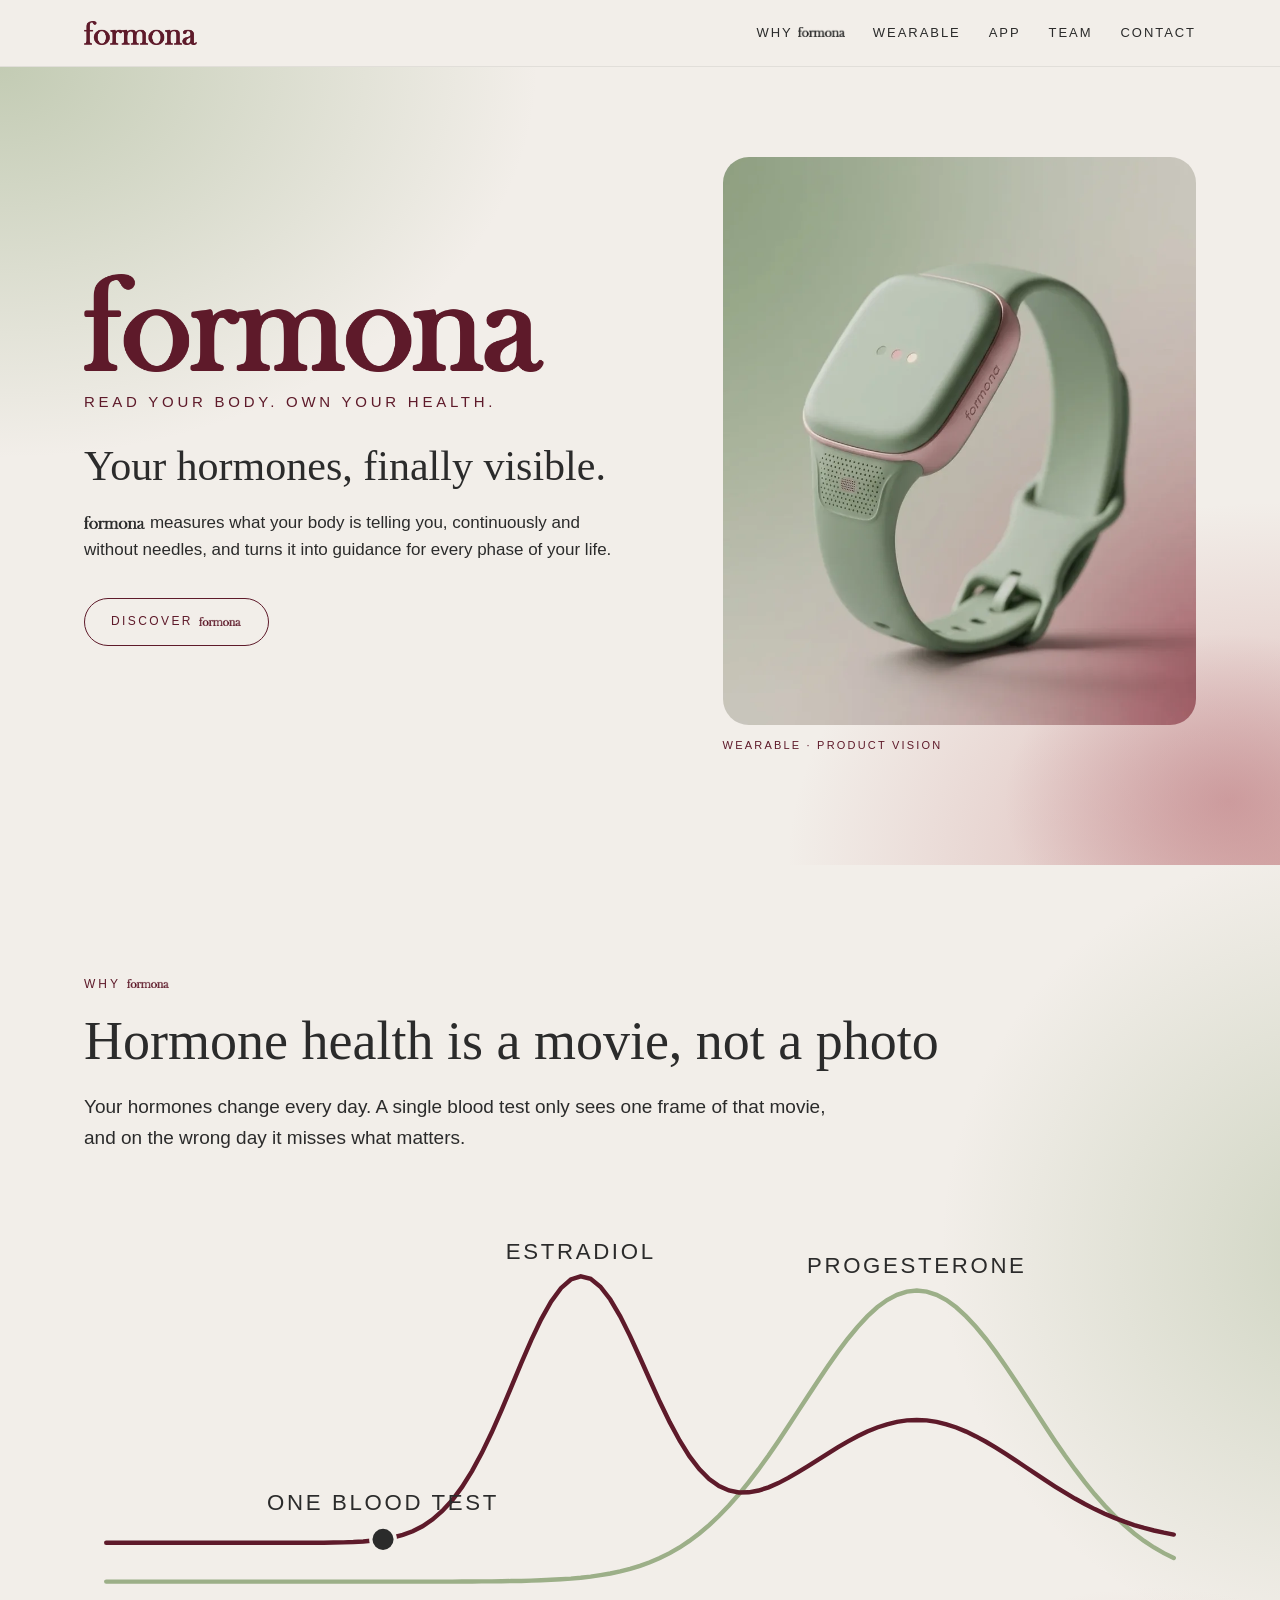
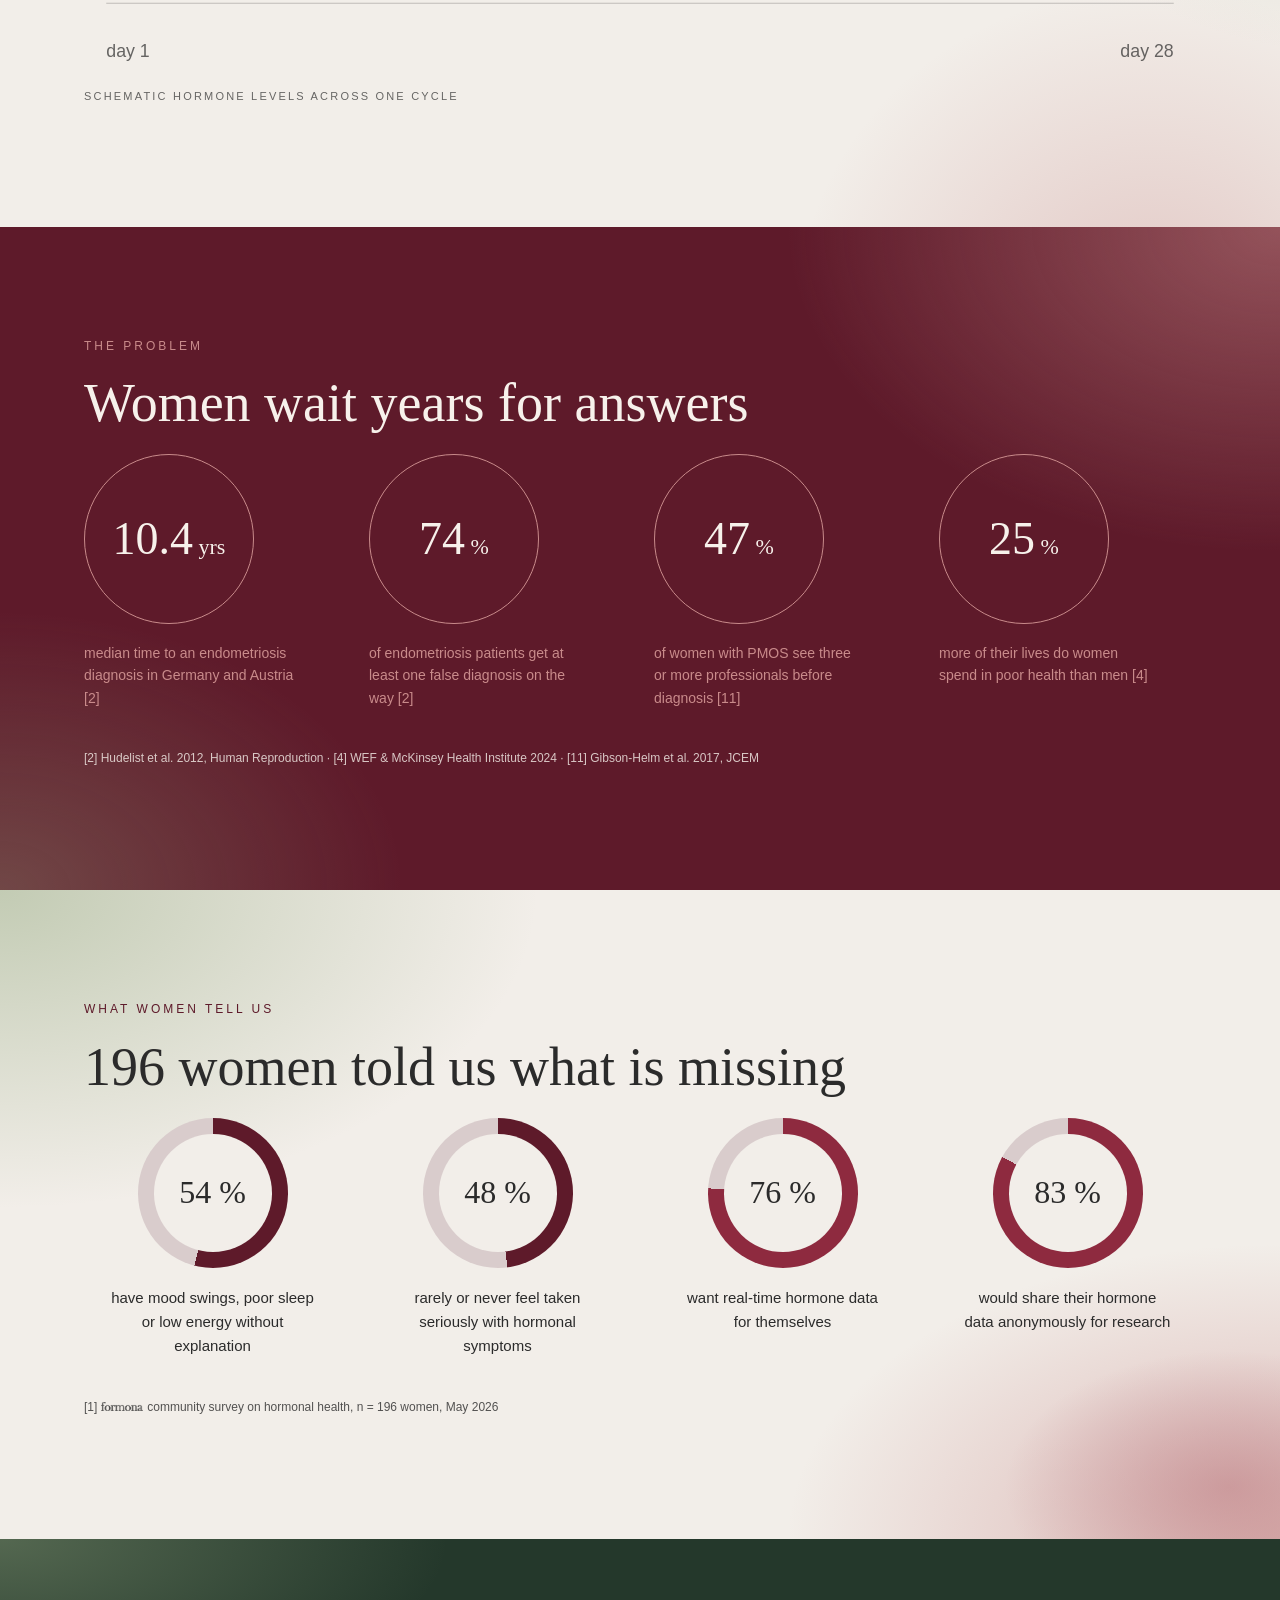
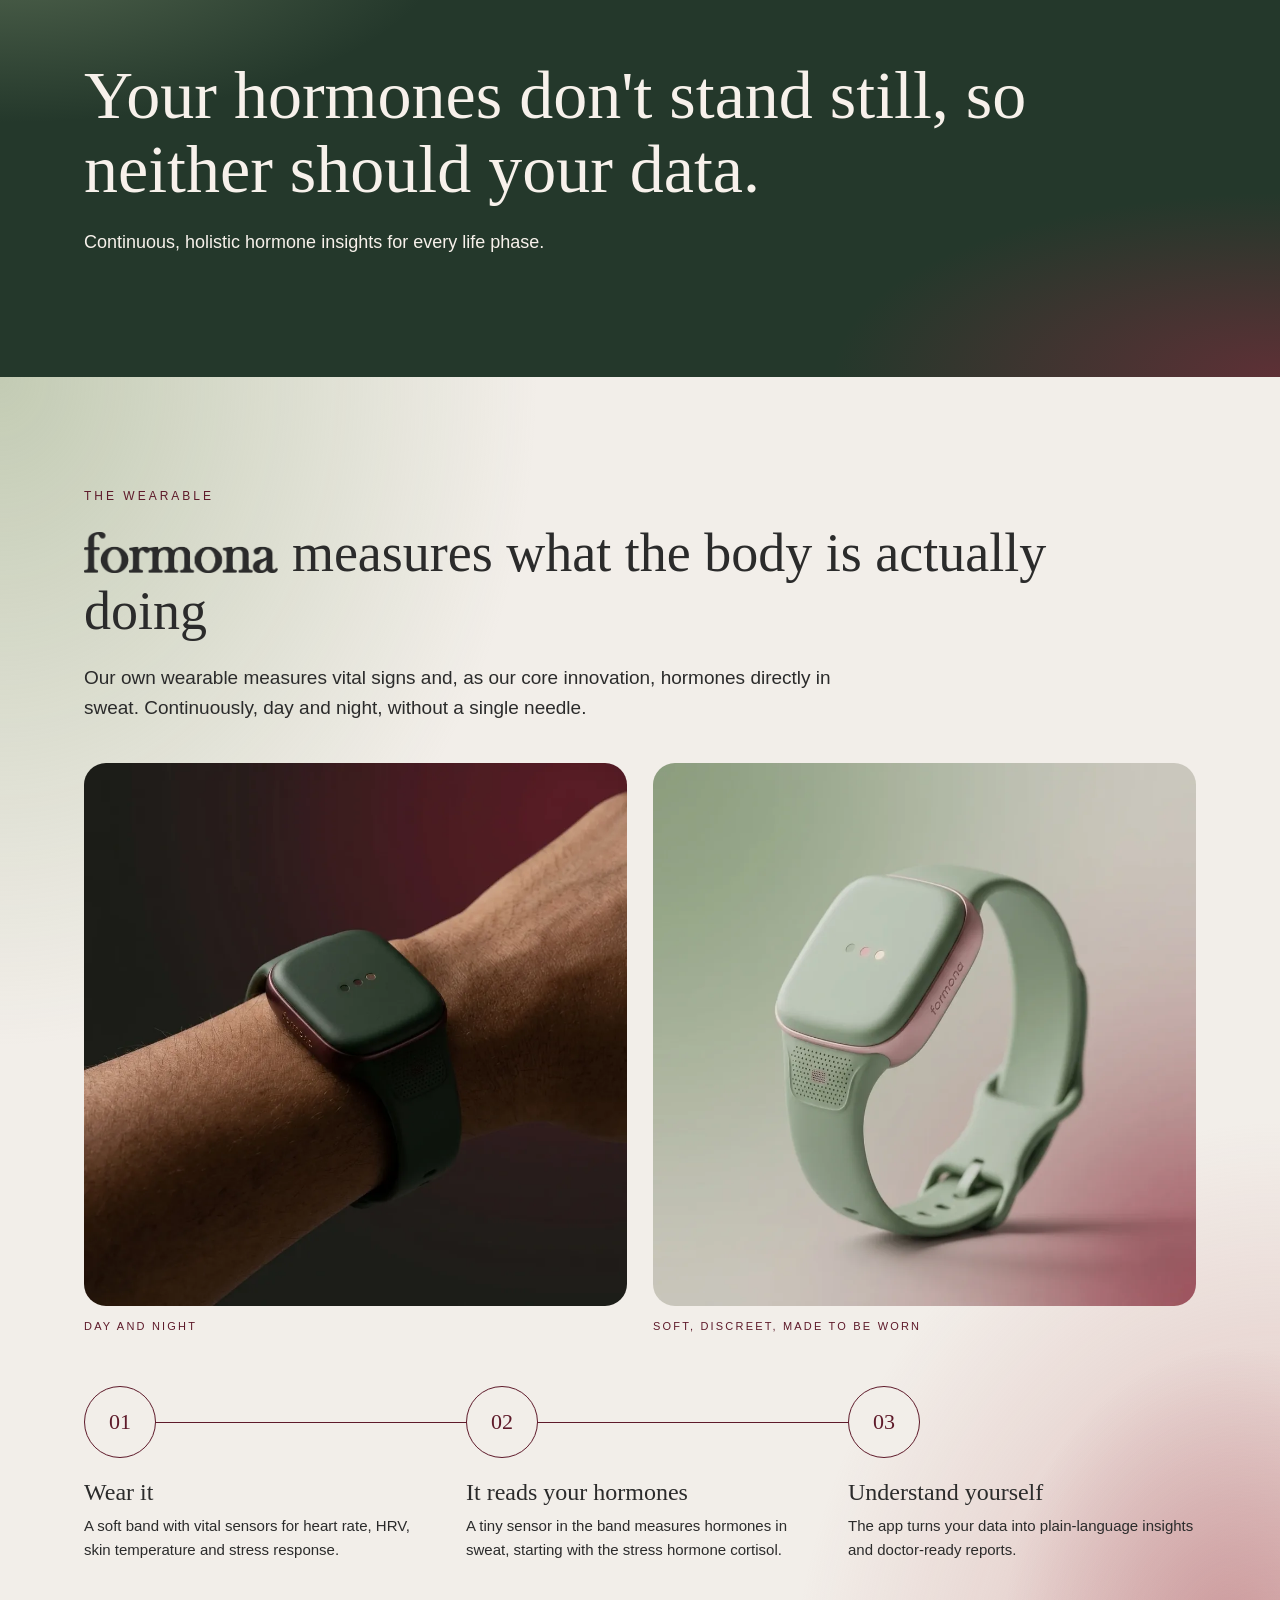
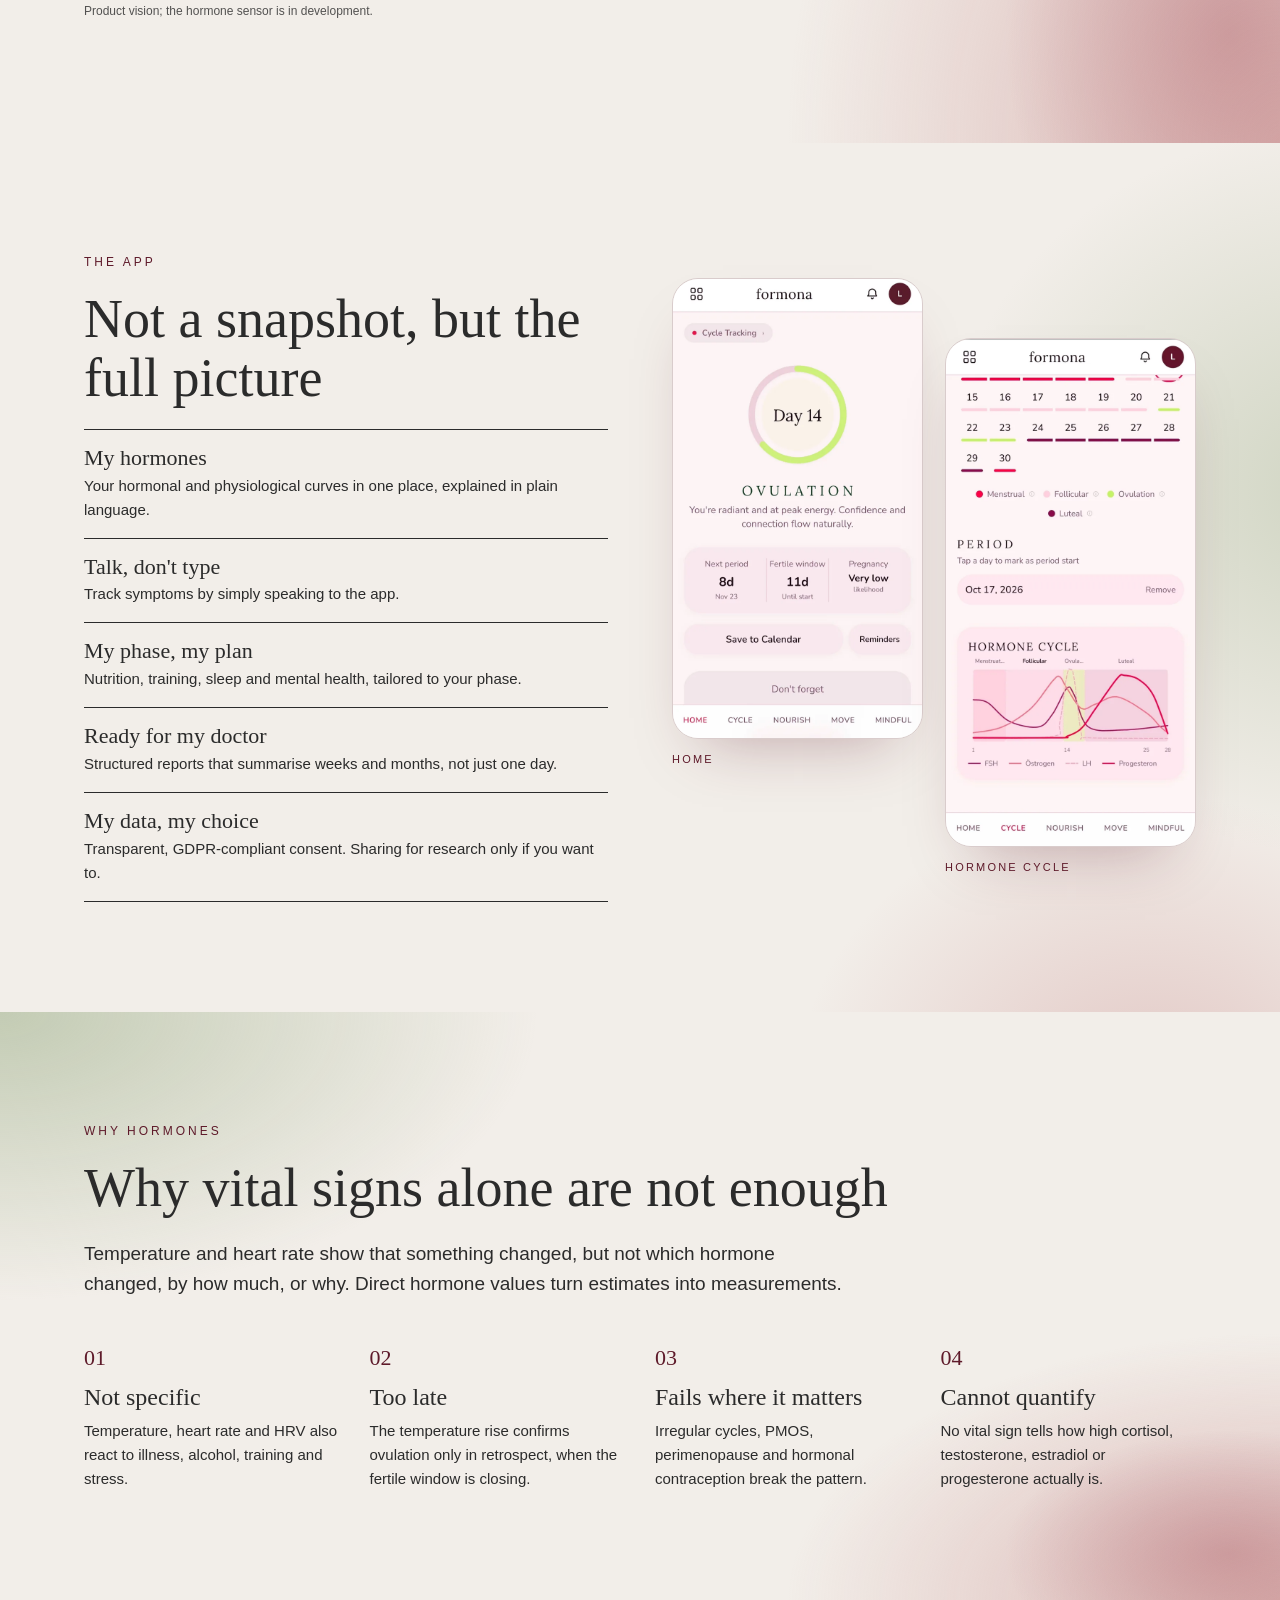
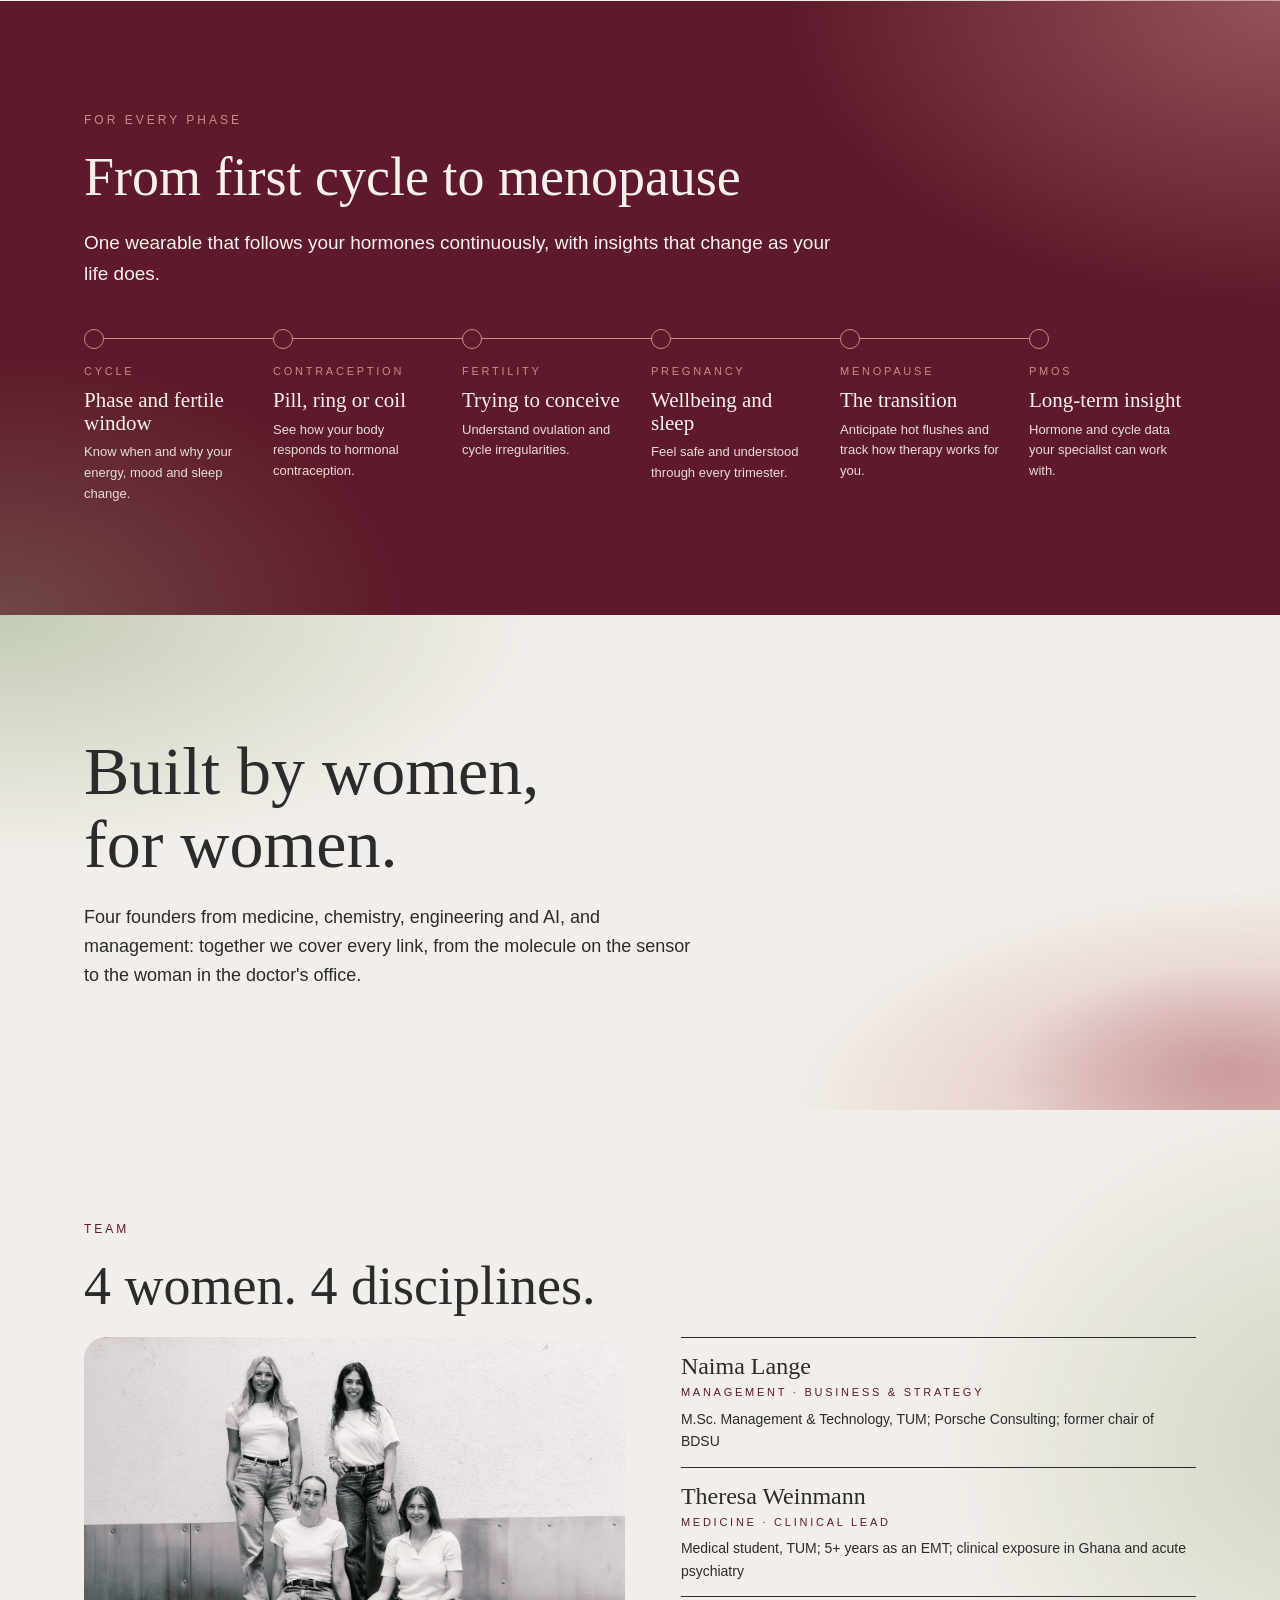
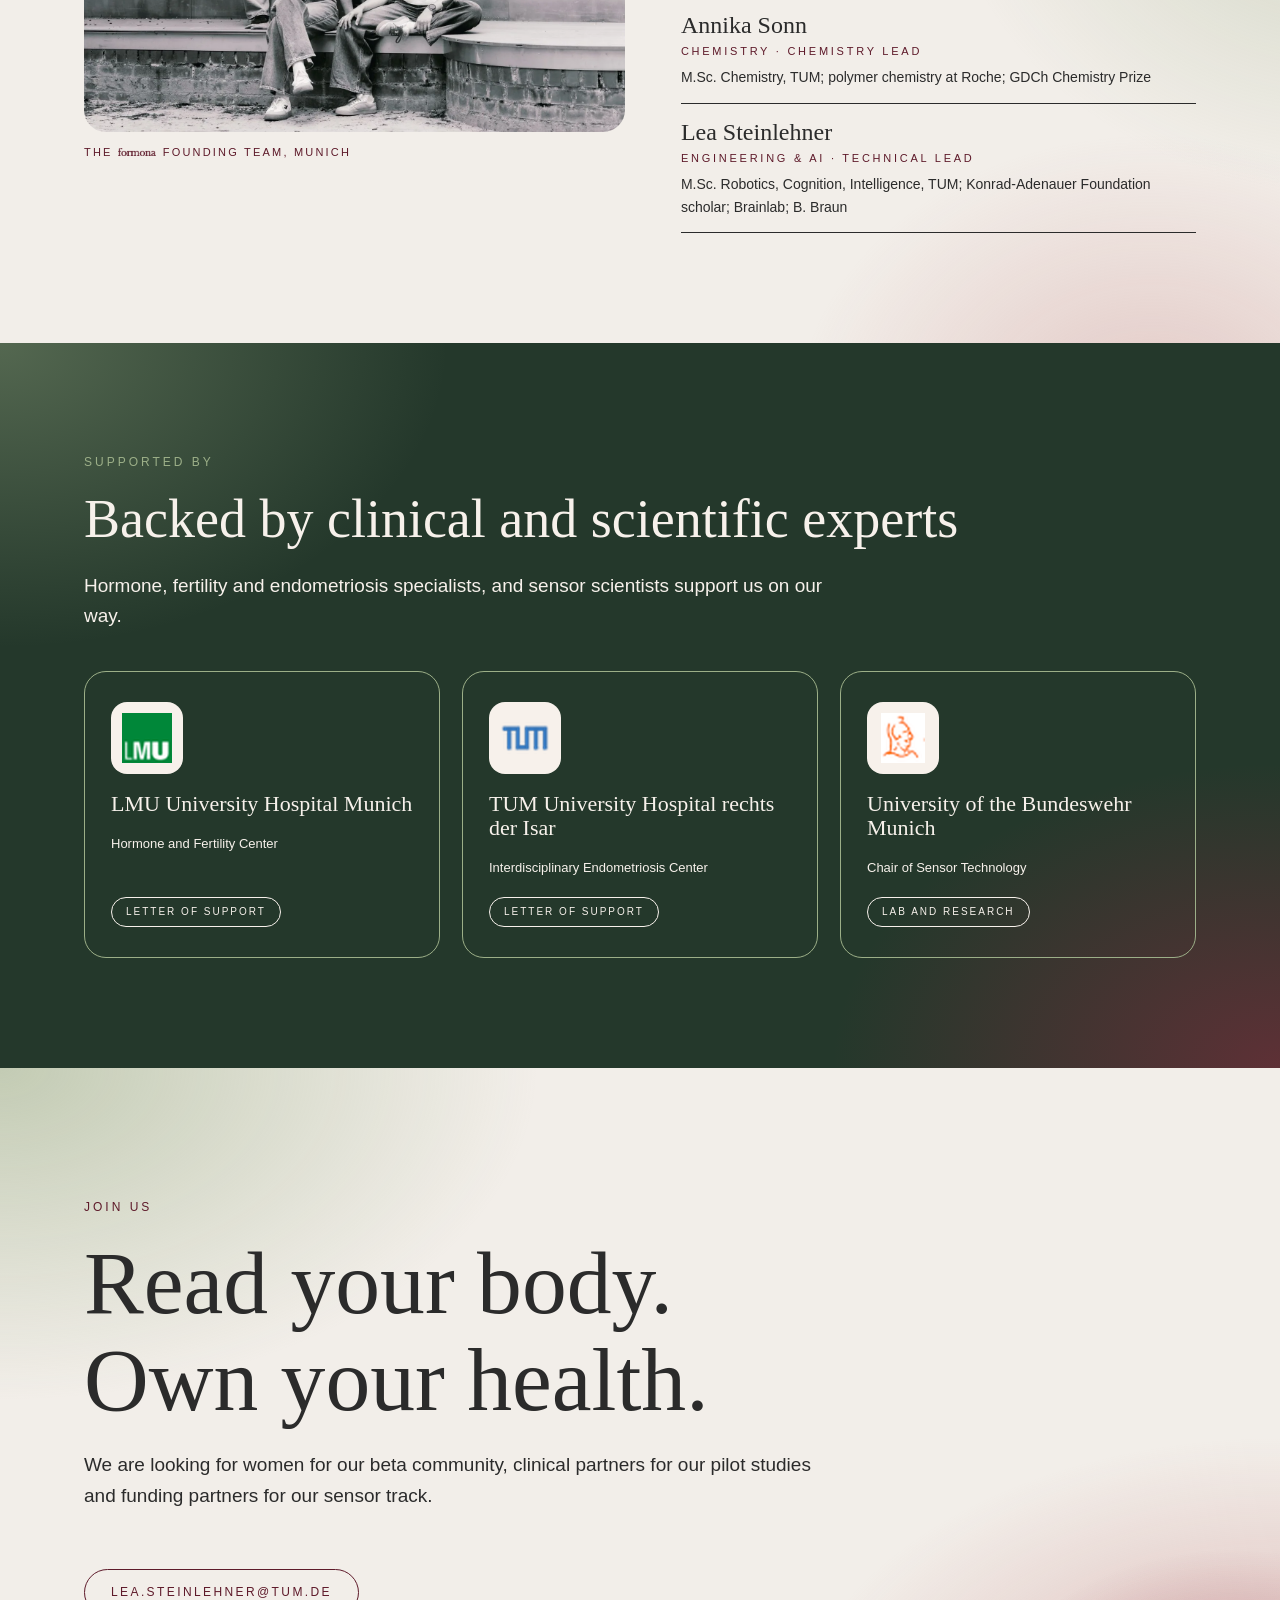
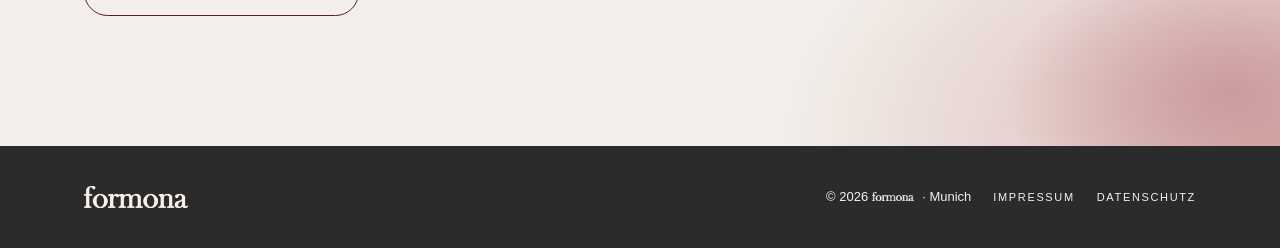
<file: index.html>
<!doctype html>
<html lang="en">
<head>
<meta charset="utf-8">
<meta name="viewport" content="width=device-width, initial-scale=1">
<title>formona – Read your body. Own your health.</title>
<meta name="description" content="Your hormones, finally visible. formona is building a wearable and app for continuous, needle-free hormone monitoring in every phase of a woman's life.">
<link rel="icon" type="image/png" href="assets/logo-bordeaux.png">
<link rel="stylesheet" href="style.css">
</head>
<body>

<nav>
  <div class="wrap">
    <a href="#top"><img src="assets/logo-bordeaux.png" alt="formona"></a>
    <ul>
      <li><a href="#problem">Why <span class="brand">formona</span></a></li>
      <li><a href="#solution">Wearable</a></li>
      <li><a href="#app">App</a></li>
      <li><a href="#team">Team</a></li>
      <li><a href="#contact">Contact</a></li>
    </ul>
  </div>
</nav>

<!-- HERO -->
<header class="hero aura-light" id="top">
  <div class="wrap">
    <div>
      <img class="logo" src="assets/logo-bordeaux.png" alt="formona">
      <p class="claim">Read your body. Own your health.</p>
      <h1>Your hormones, finally visible.</h1>
      <p><span class="brand">formona</span> measures what your body is telling you, continuously and without needles, and turns it into guidance for every phase of your life.</p>
      <a class="btn" href="#solution">Discover <span class="brand">formona</span></a>
    </div>
    <figure>
      <img src="assets/wearable-sage.webp" alt="The formona wearable in sage green (product vision rendering)">
      <figcaption class="caption">Wearable · Product vision</figcaption>
    </figure>
  </div>
</header>

<!-- MOVIE, NOT A PHOTO -->
<section class="aura-soft" id="problem">
  <div class="wrap">
    <p class="label">Why <span class="brand">formona</span></p>
    <h2>Hormone health is a movie, not a photo</h2>
    <p class="lead">Your hormones change every day. A single blood test only sees one frame of that movie, and on the wrong day it misses what matters.</p>
    <svg class="curve" viewBox="0 0 1000 400" role="img" aria-label="Schematic hormone curves across one cycle with a single blood test as one dot">
  <path d="M20.0,322.5 L28.9,322.5 L37.8,322.5 L46.7,322.5 L55.6,322.5 L64.4,322.5 L73.3,322.5 L82.2,322.5 L91.1,322.5 L100.0,322.5 L108.9,322.5 L117.8,322.5 L126.7,322.5 L135.6,322.5 L144.4,322.5 L153.3,322.5 L162.2,322.5 L171.1,322.5 L180.0,322.5 L188.9,322.5 L197.8,322.5 L206.7,322.5 L215.6,322.5 L224.4,322.5 L233.3,322.5 L242.2,322.5 L251.1,322.5 L260.0,322.5 L268.9,322.5 L277.8,322.5 L286.7,322.5 L295.6,322.5 L304.4,322.5 L313.3,322.5 L322.2,322.5 L331.1,322.5 L340.0,322.4 L348.9,322.4 L357.8,322.3 L366.7,322.3 L375.6,322.2 L384.4,322.0 L393.3,321.9 L402.2,321.6 L411.1,321.3 L420.0,320.9 L428.9,320.4 L437.8,319.8 L446.7,319.0 L455.6,318.0 L464.4,316.7 L473.3,315.2 L482.2,313.3 L491.1,311.0 L500.0,308.3 L508.9,305.1 L517.8,301.3 L526.7,296.9 L535.6,291.8 L544.4,285.9 L553.3,279.2 L562.2,271.7 L571.1,263.3 L580.0,254.1 L588.9,244.0 L597.8,233.1 L606.7,221.4 L615.6,209.1 L624.4,196.2 L633.3,182.8 L642.2,169.2 L651.1,155.5 L660.0,142.0 L668.9,128.8 L677.8,116.1 L686.7,104.3 L695.6,93.5 L704.4,84.0 L713.3,75.8 L722.2,69.3 L731.1,64.6 L740.0,61.7 L748.9,60.7 L757.8,61.7 L766.7,64.6 L775.6,69.3 L784.4,75.8 L793.3,84.0 L802.2,93.5 L811.1,104.3 L820.0,116.1 L828.9,128.8 L837.8,142.0 L846.7,155.5 L855.6,169.2 L864.4,182.8 L873.3,196.2 L882.2,209.1 L891.1,221.4 L900.0,233.1 L908.9,244.0 L917.8,254.1 L926.7,263.3 L935.6,271.7 L944.4,279.2 L953.3,285.9 L962.2,291.8 L971.1,296.9 L980.0,301.3" fill="none" stroke="#9CAF88" stroke-width="4" stroke-linecap="round"/>
  <path d="M20.0,287.6 L28.9,287.6 L37.8,287.6 L46.7,287.6 L55.6,287.6 L64.4,287.6 L73.3,287.6 L82.2,287.6 L91.1,287.6 L100.0,287.6 L108.9,287.6 L117.8,287.6 L126.7,287.6 L135.6,287.6 L144.4,287.6 L153.3,287.6 L162.2,287.6 L171.1,287.6 L180.0,287.6 L188.9,287.6 L197.8,287.6 L206.7,287.5 L215.6,287.5 L224.4,287.4 L233.3,287.2 L242.2,286.9 L251.1,286.4 L260.0,285.6 L268.9,284.5 L277.8,282.8 L286.7,280.5 L295.6,277.2 L304.4,272.7 L313.3,266.7 L322.2,259.0 L331.1,249.3 L340.0,237.3 L348.9,223.1 L357.8,206.7 L366.7,188.2 L375.6,168.1 L384.4,147.1 L393.3,125.8 L402.2,105.3 L411.1,86.6 L420.0,70.7 L428.9,58.6 L437.8,50.8 L446.7,48.0 L455.6,50.2 L464.4,57.3 L473.3,68.8 L482.2,83.9 L491.1,101.7 L500.0,121.2 L508.9,141.2 L517.8,160.8 L526.7,179.1 L535.6,195.6 L544.4,209.7 L553.3,221.3 L562.2,230.2 L571.1,236.5 L580.0,240.5 L588.9,242.3 L597.8,242.2 L606.7,240.6 L615.6,237.7 L624.4,233.9 L633.3,229.2 L642.2,224.1 L651.1,218.6 L660.0,213.0 L668.9,207.3 L677.8,201.8 L686.7,196.6 L695.6,191.8 L704.4,187.5 L713.3,183.9 L722.2,181.0 L731.1,178.8 L740.0,177.5 L748.9,177.1 L757.8,177.5 L766.7,178.8 L775.6,181.0 L784.4,183.9 L793.3,187.6 L802.2,191.9 L811.1,196.7 L820.0,202.0 L828.9,207.6 L837.8,213.4 L846.7,219.4 L855.6,225.4 L864.4,231.3 L873.3,237.0 L882.2,242.5 L891.1,247.8 L900.0,252.7 L908.9,257.3 L917.8,261.4 L926.7,265.2 L935.6,268.6 L944.4,271.6 L953.3,274.2 L962.2,276.5 L971.1,278.5 L980.0,280.2" fill="none" stroke="#5E1A2A" stroke-width="4" stroke-linecap="round"/>
  <line x1="20" y1="342" x2="980" y2="342" stroke="#2B2B2B" stroke-opacity=".25"/>
  <circle cx="268.9" cy="284.5" r="11" fill="#2B2B2B" stroke="#F2EEE9" stroke-width="3"/>
  <text x="268.9" y="258.5" text-anchor="middle" class="svg-note">one blood test</text>
  <text x="446.7" y="32.0" text-anchor="middle" class="svg-note" fill="#5E1A2A">estradiol</text>
  <text x="748.9" y="44.7" text-anchor="middle" class="svg-note" fill="#6f8360">progesterone</text>
  <text x="20" y="390" class="svg-axis">day 1</text>
  <text x="980" y="390" text-anchor="end" class="svg-axis">day 28</text>
</svg>
    <p class="caption" style="color:var(--charcoal);opacity:.7">Schematic hormone levels across one cycle</p>
  </div>
</section>

<!-- PROBLEM STATS -->
<section class="aura-wine">
  <div class="wrap">
    <p class="label">The problem</p>
    <h2>Women wait years for answers</h2>
    <div class="stats">
      <div class="stat"><div class="ring"><span class="num">10.4<small> yrs</small></span></div><p>median time to an endometriosis diagnosis in Germany and Austria [2]</p></div>
      <div class="stat"><div class="ring"><span class="num">74<small> %</small></span></div><p>of endometriosis patients get at least one false diagnosis on the way [2]</p></div>
      <div class="stat"><div class="ring"><span class="num">47<small> %</small></span></div><p>of women with PMOS see three or more professionals before diagnosis [11]</p></div>
      <div class="stat"><div class="ring"><span class="num">25<small> %</small></span></div><p>more of their lives do women spend in poor health than men [4]</p></div>
    </div>
    <p class="source">[2] Hudelist et al. 2012, Human Reproduction · [4] WEF &amp; McKinsey Health Institute 2024 · [11] Gibson-Helm et al. 2017, JCEM</p>
  </div>
</section>

<!-- VOICES -->
<section class="aura-light">
  <div class="wrap">
    <p class="label">What women tell us</p>
    <h2>196 women told us what is missing</h2>
    <div class="donuts">
      <div><div class="donut" style="--v:54"><span>54 %</span></div><p>have mood swings, poor sleep or low energy without explanation</p></div>
      <div><div class="donut" style="--v:48"><span>48 %</span></div><p>rarely or never feel taken seriously with hormonal symptoms</p></div>
      <div><div class="donut" style="--v:76; --c: var(--wine)"><span>76 %</span></div><p>want real-time hormone data for themselves</p></div>
      <div><div class="donut" style="--v:83; --c: var(--wine)"><span>83 %</span></div><p>would share their hormone data anonymously for research</p></div>
    </div>
    <p class="source">[1] <span class="brand">formona</span> community survey on hormonal health, n = 196 women, May 2026</p>
  </div>
</section>

<!-- SLOGAN -->
<section class="band aura-forest">
  <div class="wrap">
    <blockquote>Your hormones don't stand still, so neither should your data.</blockquote>
    <p>Continuous, holistic hormone insights for every life phase.</p>
  </div>
</section>

<!-- WEARABLE -->
<section class="aura-light" id="solution">
  <div class="wrap">
    <p class="label">The wearable</p>
    <h2><span class="brand">formona</span> measures what the body is actually doing</h2>
    <p class="lead">Our own wearable measures vital signs and, as our core innovation, hormones directly in sweat. Continuously, day and night, without a single needle.</p>
    <div class="duo">
      <figure style="margin:0"><img src="assets/wearable-wrist.webp" alt="The formona wearable on a wrist (product vision rendering)"><figcaption class="caption">Day and night</figcaption></figure>
      <figure style="margin:0"><img src="assets/wearable-sage.webp" alt="The formona wearable in sage green (product vision rendering)"><figcaption class="caption">Soft, discreet, made to be worn</figcaption></figure>
    </div>
    <div class="how">
      <div><div class="circle">01</div><h3>Wear it</h3><p>A soft band with vital sensors for heart rate, HRV, skin temperature and stress response.</p></div>
      <div><div class="circle">02</div><h3>It reads your hormones</h3><p>A tiny sensor in the band measures hormones in sweat, starting with the stress hormone cortisol.</p></div>
      <div><div class="circle">03</div><h3>Understand yourself</h3><p>The app turns your data into plain-language insights and doctor-ready reports.</p></div>
    </div>
    <p class="source">Product vision; the hormone sensor is in development.</p>
  </div>
</section>

<!-- APP -->
<section class="aura-soft" id="app">
  <div class="wrap split">
    <div>
      <p class="label">The app</p>
      <h2>Not a snapshot, but the full picture</h2>
      <div class="feature"><h3>My hormones</h3><p>Your hormonal and physiological curves in one place, explained in plain language.</p></div>
      <div class="feature"><h3>Talk, don't type</h3><p>Track symptoms by simply speaking to the app.</p></div>
      <div class="feature"><h3>My phase, my plan</h3><p>Nutrition, training, sleep and mental health, tailored to your phase.</p></div>
      <div class="feature"><h3>Ready for my doctor</h3><p>Structured reports that summarise weeks and months, not just one day.</p></div>
      <div class="feature"><h3>My data, my choice</h3><p>Transparent, GDPR-compliant consent. Sharing for research only if you want to.</p></div>
    </div>
    <div class="phones">
      <figure><img src="assets/app-home.webp" alt="formona app home screen showing cycle day 14 and ovulation phase"><figcaption class="caption">Home</figcaption></figure>
      <figure><img src="assets/app-cycle.webp" alt="formona app cycle screen with hormone curves"><figcaption class="caption">Hormone cycle</figcaption></figure>
    </div>
  </div>
</section>

<!-- WHY HORMONES -->
<section class="aura-light">
  <div class="wrap">
    <p class="label">Why hormones</p>
    <h2>Why vital signs alone are not enough</h2>
    <p class="lead">Temperature and heart rate show that something changed, but not which hormone changed, by how much, or why. Direct hormone values turn estimates into measurements.</p>
    <div class="points">
      <div><span class="n">01</span><h3>Not specific</h3><p>Temperature, heart rate and HRV also react to illness, alcohol, training and stress.</p></div>
      <div><span class="n">02</span><h3>Too late</h3><p>The temperature rise confirms ovulation only in retrospect, when the fertile window is closing.</p></div>
      <div><span class="n">03</span><h3>Fails where it matters</h3><p>Irregular cycles, PMOS, perimenopause and hormonal contraception break the pattern.</p></div>
      <div><span class="n">04</span><h3>Cannot quantify</h3><p>No vital sign tells how high cortisol, testosterone, estradiol or progesterone actually is.</p></div>
    </div>
  </div>
</section>

<!-- LIFE PHASES -->
<section class="aura-wine">
  <div class="wrap">
    <p class="label">For every phase</p>
    <h2>From first cycle to menopause</h2>
    <p class="lead">One wearable that follows your hormones continuously, with insights that change as your life does.</p>
    <div class="timeline" style="--line: var(--rose)">
      <div><p class="label">Cycle</p><h3>Phase and fertile window</h3><p>Know when and why your energy, mood and sleep change.</p></div>
      <div><p class="label">Contraception</p><h3>Pill, ring or coil</h3><p>See how your body responds to hormonal contraception.</p></div>
      <div><p class="label">Fertility</p><h3>Trying to conceive</h3><p>Understand ovulation and cycle irregularities.</p></div>
      <div><p class="label">Pregnancy</p><h3>Wellbeing and sleep</h3><p>Feel safe and understood through every trimester.</p></div>
      <div><p class="label">Menopause</p><h3>The transition</h3><p>Anticipate hot flushes and track how therapy works for you.</p></div>
      <div><p class="label">PMOS</p><h3>Long-term insight</h3><p>Hormone and cycle data your specialist can work with.</p></div>
    </div>
  </div>
</section>

<!-- SLOGAN -->
<section class="band aura-light">
  <div class="wrap">
    <blockquote>Built by women,<br>for women.</blockquote>
    <p>Four founders from medicine, chemistry, engineering and AI, and management: together we cover every link, from the molecule on the sensor to the woman in the doctor's office.</p>
  </div>
</section>

<!-- TEAM -->
<section class="aura-soft" id="team">
  <div class="wrap">
    <p class="label">Team</p>
    <h2>4 women. 4 disciplines.</h2>
    <div class="team">
      <figure style="margin:0"><img src="assets/team.webp" alt="The four formona co-founders"><figcaption class="caption">The <span class="brand">formona</span> founding team, Munich</figcaption></figure>
      <div>
        <div class="member"><h3>Naima Lange</h3><p class="label">Management · Business &amp; Strategy</p><p>M.Sc. Management &amp; Technology, TUM; Porsche Consulting; former chair of BDSU</p></div>
        <div class="member"><h3>Theresa Weinmann</h3><p class="label">Medicine · Clinical Lead</p><p>Medical student, TUM; 5+ years as an EMT; clinical exposure in Ghana and acute psychiatry</p></div>
        <div class="member"><h3>Annika Sonn</h3><p class="label">Chemistry · Chemistry Lead</p><p>M.Sc. Chemistry, TUM; polymer chemistry at Roche; GDCh Chemistry Prize</p></div>
        <div class="member"><h3>Lea Steinlehner</h3><p class="label">Engineering &amp; AI · Technical Lead</p><p>M.Sc. Robotics, Cognition, Intelligence, TUM; Konrad-Adenauer Foundation scholar; Brainlab; B. Braun</p></div>
      </div>
    </div>
  </div>
</section>

<!-- SUPPORTED BY -->
<section class="aura-forest" id="supporters">
  <div class="wrap">
    <p class="label">Supported by</p>
    <h2>Backed by clinical and scientific experts</h2>
    <p class="lead">Hormone, fertility and endometriosis specialists, and sensor scientists support us on our way.</p>
    <div class="institutions three">
      <div class="inst"><div class="logo-tile"><img src="assets/logo-lmu.png" alt="LMU logo"></div><h3>LMU University Hospital Munich</h3><p>Hormone and Fertility Center</p><span class="pill">Letter of support</span></div>
      <div class="inst"><div class="logo-tile"><img src="assets/logo-tum.png" alt="TUM logo"></div><h3>TUM University Hospital rechts der Isar</h3><p>Interdisciplinary Endometriosis Center</p><span class="pill">Letter of support</span></div>
      <div class="inst"><div class="logo-tile"><img src="assets/logo-unibw.png" alt="University of the Bundeswehr Munich logo"></div><h3>University of the Bundeswehr Munich</h3><p>Chair of Sensor Technology</p><span class="pill">Lab and research</span></div>
    </div>
  </div>
</section>

<!-- CONTACT -->
<section class="closing aura-light" id="contact">
  <div class="wrap">
    <p class="label">Join us</p>
    <h2>Read your body.<br>Own your health.</h2>
    <p class="lead">We are looking for women for our beta community, clinical partners for our pilot studies and funding partners for our sensor track.</p>
    <a class="btn" href="mailto:lea.steinlehner@tum.de">lea.steinlehner@tum.de</a>
  </div>
</section>

<footer>
  <div class="wrap">
    <img src="assets/logo-ivory.png" alt="formona">
    <div>© 2026 <span class="brand">formona</span> · Munich<a href="impressum.html">Impressum</a><a href="datenschutz.html">Datenschutz</a></div>
  </div>
</footer>

</body>
</html>
</file>
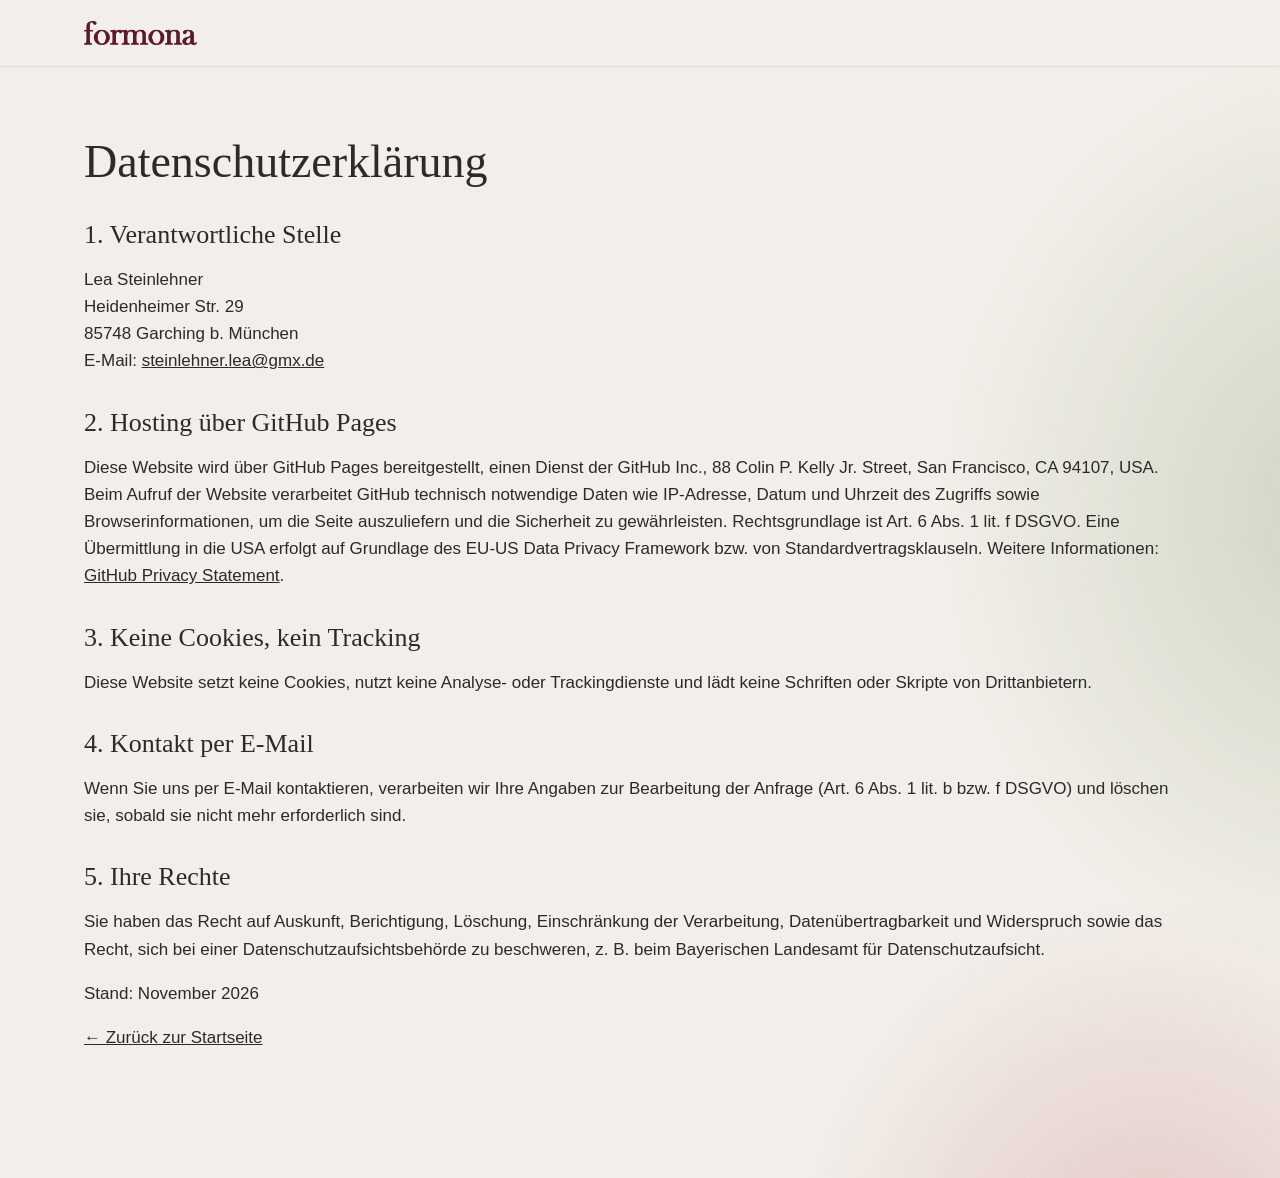
<file: datenschutz.html>
<!doctype html>
<html lang="de">
<head>
<meta charset="utf-8">
<meta name="viewport" content="width=device-width, initial-scale=1">
<title>Datenschutz – formona</title>
<meta name="robots" content="noindex">
<link rel="stylesheet" href="style.css">
</head>
<body>
<nav><div class="wrap"><a href="index.html"><img src="assets/logo-bordeaux.png" alt="formona"></a></div></nav>
<main class="legal aura-soft">
  <div class="wrap">
    <h1>Datenschutzerklärung</h1>
    <h2>1. Verantwortliche Stelle</h2>
    <p>Lea Steinlehner<br>Heidenheimer Str. 29<br>85748 Garching b. München<br>E-Mail: <a href="mailto:steinlehner.lea@gmx.de">steinlehner.lea@gmx.de</a></p>
    <h2>2. Hosting über GitHub Pages</h2>
    <p>Diese Website wird über GitHub Pages bereitgestellt, einen Dienst der GitHub Inc., 88 Colin P. Kelly Jr. Street, San Francisco, CA 94107, USA. Beim Aufruf der Website verarbeitet GitHub technisch notwendige Daten wie IP-Adresse, Datum und Uhrzeit des Zugriffs sowie Browserinformationen, um die Seite auszuliefern und die Sicherheit zu gewährleisten. Rechtsgrundlage ist Art. 6 Abs. 1 lit. f DSGVO. Eine Übermittlung in die USA erfolgt auf Grundlage des EU-US Data Privacy Framework bzw. von Standardvertragsklauseln. Weitere Informationen: <a href="https://docs.github.com/en/site-policy/privacy-policies/github-general-privacy-statement">GitHub Privacy Statement</a>.</p>
    <h2>3. Keine Cookies, kein Tracking</h2>
    <p>Diese Website setzt keine Cookies, nutzt keine Analyse- oder Trackingdienste und lädt keine Schriften oder Skripte von Drittanbietern.</p>
    <h2>4. Kontakt per E-Mail</h2>
    <p>Wenn Sie uns per E-Mail kontaktieren, verarbeiten wir Ihre Angaben zur Bearbeitung der Anfrage (Art. 6 Abs. 1 lit. b bzw. f DSGVO) und löschen sie, sobald sie nicht mehr erforderlich sind.</p>
    <h2>5. Ihre Rechte</h2>
    <p>Sie haben das Recht auf Auskunft, Berichtigung, Löschung, Einschränkung der Verarbeitung, Datenübertragbarkeit und Widerspruch sowie das Recht, sich bei einer Datenschutzaufsichtsbehörde zu beschweren, z. B. beim Bayerischen Landesamt für Datenschutzaufsicht.</p>
    <p>Stand: November 2026</p>
    <p><a href="index.html">← Zurück zur Startseite</a></p>
  </div>
</main>
</body>
</html>
</file>
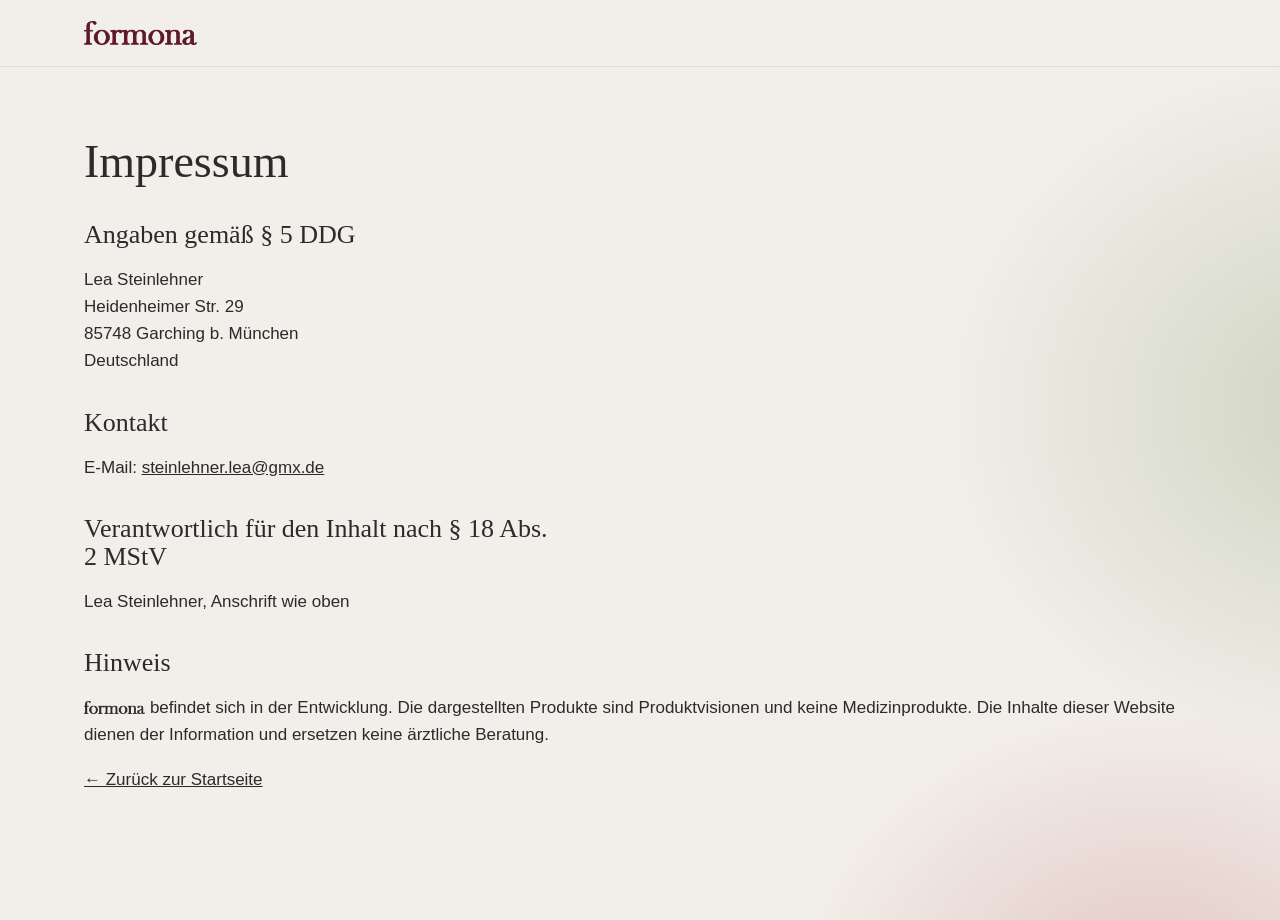
<file: impressum.html>
<!doctype html>
<html lang="de">
<head>
<meta charset="utf-8">
<meta name="viewport" content="width=device-width, initial-scale=1">
<title>Impressum – formona</title>
<meta name="robots" content="noindex">
<link rel="stylesheet" href="style.css">
</head>
<body>
<nav><div class="wrap"><a href="index.html"><img src="assets/logo-bordeaux.png" alt="formona"></a></div></nav>
<main class="legal aura-soft">
  <div class="wrap">
    <h1>Impressum</h1>
    <h2>Angaben gemäß § 5 DDG</h2>
    <p>Lea Steinlehner<br>
    Heidenheimer Str. 29<br>
    85748 Garching b. München<br>
    Deutschland</p>
    <h2>Kontakt</h2>
    <p>E-Mail: <a href="mailto:steinlehner.lea@gmx.de">steinlehner.lea@gmx.de</a></p>
    <h2>Verantwortlich für den Inhalt nach § 18 Abs. 2 MStV</h2>
    <p>Lea Steinlehner, Anschrift wie oben</p>
    <h2>Hinweis</h2>
    <p><span class="brand">formona</span> befindet sich in der Entwicklung. Die dargestellten Produkte sind Produktvisionen und keine Medizinprodukte. Die Inhalte dieser Website dienen der Information und ersetzen keine ärztliche Beratung.</p>
    <p><a href="index.html">← Zurück zur Startseite</a></p>
  </div>
</main>
</body>
</html>
</file>
<file: style.css>
:root {
  --bordeaux: #5E1A2A; --wine: #8E2A3F; --rose: #C98B8B; --sage: #9CAF88;
  --forest: #24382B; --offwhite: #F2EEE9; --ivory: #F7F1EB; --charcoal: #2B2B2B; --mist: #D9CCCC;
  --serif: "Times New Roman", Times, serif;
  --sans: "Century Gothic", "Avenir Next", Avenir, Futura, "Segoe UI", sans-serif;
  --max: 1160px;
}
* { box-sizing: border-box; }
html { scroll-behavior: smooth; }
body { margin: 0; background: var(--offwhite); color: var(--charcoal); font-family: var(--sans); font-size: 17px; line-height: 1.6; }
img { max-width: 100%; display: block; }
a { color: inherit; }
.wrap { max-width: var(--max); margin: 0 auto; padding: 0 24px; }
section { padding: 110px 0; position: relative; overflow: hidden; }

/* aura gradients */
.aura-light { background:
  radial-gradient(60% 70% at 0% 0%, rgba(156,175,136,.55), transparent 70%),
  radial-gradient(55% 65% at 100% 100%, rgba(201,139,139,.6), transparent 70%),
  radial-gradient(25% 30% at 96% 92%, rgba(142,42,63,.35), transparent 70%), var(--offwhite); }
.aura-soft { background:
  radial-gradient(45% 60% at 105% 40%, rgba(156,175,136,.4), transparent 70%),
  radial-gradient(40% 50% at 90% 110%, rgba(201,139,139,.4), transparent 70%), var(--offwhite); }
.aura-wine { background:
  radial-gradient(55% 70% at 100% 0%, rgba(201,139,139,.5), transparent 70%),
  radial-gradient(45% 60% at 0% 100%, rgba(156,175,136,.3), transparent 70%), var(--bordeaux); color: var(--ivory); }
.aura-forest { background:
  radial-gradient(50% 60% at 0% 0%, rgba(156,175,136,.4), transparent 70%),
  radial-gradient(50% 60% at 100% 100%, rgba(142,42,63,.55), transparent 70%), var(--forest); color: var(--ivory); }

/* type */
.label { font-family: var(--sans); text-transform: uppercase; letter-spacing: .25em; font-size: 12px; color: var(--bordeaux); margin: 0 0 18px; }
.aura-wine .label { color: var(--rose); } .aura-forest .label { color: var(--sage); }
h1, h2, h3 { font-family: var(--serif); font-weight: 400; line-height: 1.08; margin: 0; }
h2 { font-size: clamp(34px, 4.6vw, 54px); margin-bottom: 22px; max-width: 18em; }
h3 { font-size: 24px; margin-bottom: 8px; }
.lead { font-size: 19px; max-width: 40em; margin: 0 0 40px; }
.muted { font-size: 14px; }
.source { font-size: 12px; margin-top: 40px; opacity: .8; }

/* nav */
nav { position: sticky; top: 0; z-index: 10; background: rgba(242,238,233,.88); backdrop-filter: blur(10px); border-bottom: 1px solid rgba(43,43,43,.08); }
nav .wrap { display: flex; align-items: center; justify-content: space-between; height: 66px; }
nav img { height: 24px; width: auto; }
nav ul { list-style: none; display: flex; gap: 28px; margin: 0; padding: 0; font-size: 13px; letter-spacing: .15em; text-transform: uppercase; }
nav a { text-decoration: none; }
nav a:hover { color: var(--bordeaux); }

/* hero */
.hero { padding: 90px 0 110px; }
.hero .wrap { display: grid; grid-template-columns: 1.1fr .9fr; gap: 60px; align-items: center; }
.hero .logo { width: min(460px, 90%); margin: 8px 0 18px; }
.hero .claim { font-family: var(--sans); text-transform: uppercase; letter-spacing: .25em; color: var(--bordeaux); font-size: 15px; margin: 0 0 30px; }
.hero h1 { font-size: clamp(30px, 3.4vw, 42px); margin-bottom: 20px; }
.hero p { max-width: 32em; }
.hero figure { margin: 0; }
.hero figure img { border-radius: 26px; aspect-ratio: 5/6; object-fit: cover; width: 100%; }
.btn { display: inline-block; margin-top: 18px; padding: 13px 26px; border: 1px solid var(--bordeaux); border-radius: 40px; color: var(--bordeaux); text-decoration: none; text-transform: uppercase; letter-spacing: .2em; font-size: 12px; }
.btn:hover { background: var(--bordeaux); color: var(--ivory); }
.caption { font-size: 11px; letter-spacing: .2em; text-transform: uppercase; color: var(--bordeaux); margin-top: 12px; }

/* stats */
.stats { display: grid; grid-template-columns: repeat(4, 1fr); gap: 28px; }
.stat .ring { width: 170px; height: 170px; border-radius: 50%; border: 1px solid var(--rose); display: grid; place-items: center; margin-bottom: 18px; }
.stat .num { font-family: var(--serif); font-size: 46px; line-height: 1; }
.stat .num small { font-size: 22px; }
.stat p { font-size: 14px; margin: 0; color: var(--rose); max-width: 15em; }
.statement { font-family: var(--serif); font-size: clamp(22px, 2.4vw, 28px); margin-top: 56px; }

/* donuts */
.donuts { display: grid; grid-template-columns: repeat(4, 1fr); gap: 28px; text-align: center; }
.donut { width: 150px; height: 150px; margin: 0 auto 18px; border-radius: 50%; display: grid; place-items: center;
  background: conic-gradient(var(--c, var(--bordeaux)) calc(var(--v) * 1%), var(--mist) 0); }
.donut span { width: 118px; height: 118px; border-radius: 50%; background: var(--offwhite); display: grid; place-items: center; font-family: var(--serif); font-size: 32px; }
.donuts p { font-size: 15px; margin: 0 auto; max-width: 14em; }
blockquote { font-family: var(--serif); font-style: italic; font-size: clamp(22px, 2.4vw, 28px); margin: 64px 0 0; padding-top: 32px; border-top: 1px solid var(--charcoal); }
blockquote cite { display: block; font-family: var(--sans); font-style: normal; font-size: 12px; letter-spacing: .25em; text-transform: uppercase; color: var(--bordeaux); margin-top: 14px; }

/* solution / product */
.product { display: grid; grid-template-columns: 1.2fr .62fr .62fr; gap: 26px; align-items: start; }
.product figure { margin: 0; }
.product img { border-radius: 22px; }
.product .phone img { border: 1px solid rgba(247,241,235,.35); border-radius: 26px; }
.cards { display: grid; grid-template-columns: 1fr 1fr; gap: 26px; margin-top: 56px; }
.card { border: 1px solid var(--sage); border-radius: 22px; padding: 34px; }
.card ul { list-style: none; padding: 0; margin: 14px 0 0; }
.card li { padding-left: 26px; position: relative; margin-bottom: 10px; font-size: 15px; }
.card li::before { content: "+"; position: absolute; left: 0; color: var(--sage); }
.aura-forest .caption { color: var(--sage); }

/* numbered points */
.points { display: grid; grid-template-columns: repeat(4, 1fr); gap: 30px; }
.points .n { font-family: var(--serif); font-size: 22px; color: var(--bordeaux); display: block; margin-bottom: 10px; }
.points p { font-size: 15px; margin: 0; }
.steps { display: grid; grid-template-columns: repeat(4, 1fr); gap: 30px; margin-top: 70px; position: relative; }
.steps::before { content: ""; position: absolute; top: 36px; left: 36px; right: calc(25% - 58px); border-top: 1px solid var(--bordeaux); }
.steps .circle { width: 72px; height: 72px; border-radius: 50%; border: 1px solid var(--bordeaux); background: var(--offwhite); display: grid; place-items: center; font-family: var(--serif); font-size: 22px; color: var(--bordeaux); position: relative; margin-bottom: 22px; }
.steps p { font-size: 15px; margin: 0; }

/* phases timeline */
.timeline { display: grid; grid-template-columns: repeat(6, 1fr); gap: 22px; position: relative; padding-top: 34px; }
.timeline::before { content: ""; position: absolute; top: 9px; left: 9px; right: calc(16.66% - 27px); border-top: 1px solid var(--bordeaux); }
.timeline > div { position: relative; }
.timeline > div::before { content: ""; position: absolute; top: -34px; left: 0; width: 18px; height: 18px; border-radius: 50%; border: 1px solid var(--bordeaux); background: var(--offwhite); }
.timeline .label { font-size: 11px; margin-bottom: 8px; }
.timeline h3 { font-size: 21px; }
.timeline p { font-size: 13px; margin: 0; }

/* team */
.team { display: grid; grid-template-columns: 1.05fr 1fr; gap: 56px; align-items: start; }
.team img { border-radius: 22px; }
.member { border-top: 1px solid var(--charcoal); padding: 16px 0 14px; }
.member:last-child { border-bottom: 1px solid var(--charcoal); }
.member h3 { font-size: 24px; margin: 0; }
.member .label { font-size: 11px; margin: 4px 0 6px; }
.member p { margin: 0; font-size: 14px; }

/* supporters */
.supporters { display: grid; grid-template-columns: repeat(4, 1fr); gap: 22px; }
.sup { border: 1px solid var(--rose); border-radius: 22px; padding: 26px; display: flex; flex-direction: column; }
.sup .logo-tile { width: 60px; height: 60px; border-radius: 14px; background: var(--ivory); display: grid; place-items: center; margin-bottom: 22px; }
.sup .logo-tile img { width: 42px; height: 42px; object-fit: contain; }
.sup .title { font-size: 13px; margin: 0; }
.sup h3 { font-size: 26px; margin: 2px 0 12px; }
.sup p { font-size: 13px; margin: 0 0 16px; }
.pill { margin-top: auto; align-self: flex-start; border: 1px solid var(--ivory); border-radius: 30px; padding: 6px 14px; font-size: 10px; letter-spacing: .2em; text-transform: uppercase; }

/* roadmap */
.milestones { display: grid; grid-template-columns: repeat(6, 1fr); gap: 22px; position: relative; padding-top: 34px; }
.milestones::before { content: ""; position: absolute; top: 9px; left: 9px; right: calc(16.66% - 27px); border-top: 1px solid var(--bordeaux); }
.milestones > div { position: relative; }
.milestones > div::before { content: ""; position: absolute; top: -34px; left: 0; width: 18px; height: 18px; border-radius: 50%; border: 1px solid var(--bordeaux); background: var(--offwhite); }
.milestones .label { font-size: 11px; margin-bottom: 8px; }
.milestones h3 { font-size: 21px; }
.milestones p { font-size: 13px; margin: 0; }

/* closing + footer */
.closing { text-align: left; padding: 130px 0; }
.closing h2 { font-size: clamp(44px, 7vw, 92px); max-width: none; }
footer { background: var(--charcoal); color: var(--ivory); padding: 40px 0; font-size: 13px; }
footer .wrap { display: flex; flex-wrap: wrap; gap: 20px; justify-content: space-between; align-items: center; }
footer img { height: 22px; width: auto; }
footer a { margin-left: 22px; text-decoration: none; letter-spacing: .15em; text-transform: uppercase; font-size: 11px; }
.legal { padding: 70px 0 110px; }
.legal h1 { font-size: 46px; margin-bottom: 30px; }
.legal h2 { font-size: 26px; margin: 34px 0 10px; }
.todo { background: #fff3c4; padding: 2px 6px; border-radius: 4px; }

/* responsive */
@media (max-width: 900px) {
  section { padding: 80px 0; }
  nav ul { display: none; }
  .hero .wrap, .team, .cards { grid-template-columns: 1fr; }
  .stats, .donuts, .points, .steps, .supporters { grid-template-columns: 1fr 1fr; }
  .timeline, .milestones { grid-template-columns: 1fr 1fr; row-gap: 52px; }
  .timeline::before, .milestones::before, .steps::before { display: none; }
  .product { grid-template-columns: 1fr 1fr; }
  .product figure:first-child { grid-column: 1 / -1; }
  .stat .ring { width: 140px; height: 140px; }
}
@media (max-width: 560px) {
  body { font-size: 16px; }
  .wrap { padding: 0 16px; }
  .stats, .donuts, .points, .steps, .supporters { grid-template-columns: 1fr; }
  .stat .ring { width: 130px; height: 130px; }
  .card { padding: 24px; }
}

/* --- added sections: why now, traction, competition, market, business model --- */
.signals { display: grid; grid-template-columns: repeat(4, 1fr); gap: 26px; position: relative; padding-top: 34px; }
.signals::before { content: ""; position: absolute; top: 9px; left: 9px; right: calc(25% - 30px); border-top: 1px solid var(--bordeaux); }
.signals > div { position: relative; }
.signals > div::before { content: ""; position: absolute; top: -34px; left: 0; width: 18px; height: 18px; border-radius: 50%; border: 1px solid var(--bordeaux); background: var(--offwhite); }
.signals .label { font-size: 11px; margin-bottom: 8px; }
.signals p { font-size: 14px; margin: 0; }
.pull { display: grid; grid-template-columns: repeat(3, 1fr); gap: 30px; margin-top: 64px; padding-top: 30px; border-top: 1px solid var(--charcoal); }
.pull .num { font-family: var(--serif); font-size: 48px; color: var(--bordeaux); line-height: 1; display: block; margin-bottom: 8px; }
.pull p { margin: 0; font-size: 14px; }

.traction { display: grid; grid-template-columns: 1fr 1fr; gap: 56px; align-items: start; }
.traction ul { list-style: none; padding: 0; margin: 0; }
.traction li { padding-left: 26px; position: relative; margin-bottom: 12px; }
.traction li::before { content: "+"; position: absolute; left: 0; color: var(--sage); }
.poc { display: grid; grid-template-columns: 1fr 1fr; gap: 24px; }
.poc .ring { width: 170px; height: 170px; border-radius: 50%; border: 1px solid var(--sage); display: grid; place-items: center; font-family: var(--serif); font-size: 38px; margin-bottom: 14px; }
.poc p { font-size: 13px; margin: 0; max-width: 16em; }

.compare { width: 100%; border-collapse: collapse; font-size: 14px; }
.compare th { font-weight: 400; font-size: 11px; letter-spacing: .18em; text-transform: uppercase; color: var(--bordeaux); text-align: center; padding: 0 8px 14px; vertical-align: bottom; }
.compare td { padding: 14px 8px; border-top: 1px solid rgba(43,43,43,.2); text-align: center; }
.compare td:first-child { text-align: left; font-family: var(--serif); font-size: 18px; }
.compare td:first-child small { display: block; font-family: var(--sans); font-size: 12px; }
.compare tr.us td { border-top: 1.5px solid var(--bordeaux); border-bottom: 1.5px solid var(--bordeaux); }
.dot { display: inline-block; width: 16px; height: 16px; border-radius: 50%; vertical-align: middle; }
.dot.y { background: var(--bordeaux); } .dot.p { background: var(--sage); } .dot.n { border: 1px solid var(--charcoal); }
.legend { font-size: 12px; margin-top: 16px; display: flex; gap: 22px; align-items: center; }
.legend .dot { width: 12px; height: 12px; margin-right: 6px; }
.table-scroll { overflow-x: auto; }

.market { display: grid; grid-template-columns: 1.3fr 1fr; gap: 56px; align-items: end; }
.bars { display: flex; align-items: flex-end; gap: 10px; height: 300px; border-bottom: 1px solid var(--rose); }
.bars div { flex: 1; background: var(--rose); position: relative; border-radius: 3px 3px 0 0; }
.bars div:last-child { background: var(--ivory); }
.bars span { position: absolute; top: -22px; left: 0; right: 0; text-align: center; font-size: 11px; }
.bars-x { display: flex; gap: 10px; font-size: 11px; margin-top: 8px; }
.bars-x span { flex: 1; text-align: center; }
.big { font-family: var(--serif); font-size: 52px; line-height: 1; display: block; margin-bottom: 8px; }
.market p { font-size: 14px; }
.market hr { border: 0; border-top: 1px solid var(--rose); margin: 26px 0; }

.prices { display: grid; grid-template-columns: repeat(3, 1fr); gap: 26px; }
.price { border-top: 1px solid var(--charcoal); padding-top: 18px; }
.price .num { font-family: var(--serif); font-size: 44px; color: var(--bordeaux); line-height: 1; }
.price .num small { font-family: var(--sans); font-size: 14px; }
.price p { font-size: 14px; margin: 6px 0 0; }
.streams { display: grid; grid-template-columns: repeat(4, 1fr); gap: 26px; margin-top: 56px; }
.streams p { font-size: 14px; margin: 0; }
.milestones .done::before { background: var(--bordeaux); }

@media (max-width: 900px) {
  .signals, .streams { grid-template-columns: 1fr 1fr; row-gap: 40px; }
  .signals::before { display: none; }
  .traction, .market { grid-template-columns: 1fr; }
  .pull, .prices { grid-template-columns: 1fr; }
  .compare { min-width: 640px; }
}
@media (max-width: 560px) {
  .signals, .streams, .poc { grid-template-columns: 1fr; }
  .bars { height: 220px; gap: 5px; } .bars-x { gap: 5px; font-size: 9px; }
}

/* --- slogan bands, curve graphic, app split, how-it-works, institutions --- */
.band { padding: 120px 0; text-align: left; }
.band blockquote { border: 0; padding: 0; margin: 0; font-style: normal; font-size: clamp(34px, 5.4vw, 68px); line-height: 1.08; max-width: 15em; }
.band p { margin: 22px 0 0; max-width: 34em; font-size: 18px; }
.curve { width: 100%; height: auto; margin-top: 30px; }
.svg-note { font-family: var(--sans); font-size: 20px; letter-spacing: .12em; text-transform: uppercase; fill: #2B2B2B; }
.svg-axis { font-family: var(--sans); font-size: 16px; fill: #2B2B2B; opacity: .7; }
.split { display: grid; grid-template-columns: 1fr 1fr; gap: 64px; align-items: center; }
.phones { display: grid; grid-template-columns: 1fr 1fr; gap: 22px; }
.phones img { border-radius: 26px; border: 1px solid var(--mist); box-shadow: 0 30px 60px -30px rgba(94,26,42,.35); }
.phones figure { margin: 0; } .phones figure:last-child { margin-top: 60px; }
.feature { border-top: 1px solid var(--charcoal); padding: 16px 0; }
.feature:last-child { border-bottom: 1px solid var(--charcoal); }
.feature h3 { font-size: 22px; margin: 0 0 4px; }
.feature p { margin: 0; font-size: 15px; }
.how { display: grid; grid-template-columns: repeat(3, 1fr); gap: 34px; margin-top: 50px; position: relative; }
.how::before { content: ""; position: absolute; top: 36px; left: 36px; right: calc(33.33% - 60px); border-top: 1px solid var(--bordeaux); }
.how .circle { width: 72px; height: 72px; border-radius: 50%; border: 1px solid var(--bordeaux); background: var(--offwhite); display: grid; place-items: center; font-family: var(--serif); font-size: 22px; color: var(--bordeaux); position: relative; margin-bottom: 22px; }
.how p { font-size: 15px; margin: 0; }
.institutions { display: grid; grid-template-columns: repeat(4, 1fr); gap: 22px; }
.inst { border: 1px solid var(--sage); border-radius: 22px; padding: 30px 26px; display: flex; flex-direction: column; gap: 18px; }
.inst .logo-tile { width: 72px; height: 72px; border-radius: 16px; background: var(--ivory); display: grid; place-items: center; }
.inst .logo-tile img { width: 50px; height: 50px; object-fit: contain; }
.inst h3 { font-size: 22px; margin: 0; }
.inst p { font-size: 13px; margin: 0; }
.inst .pill { margin-top: auto; }
.duo { display: grid; grid-template-columns: 1fr 1fr; gap: 26px; }
.duo img { border-radius: 22px; aspect-ratio: 1; object-fit: cover; }
@media (max-width: 900px) {
  .split, .duo { grid-template-columns: 1fr; }
  .institutions { grid-template-columns: 1fr 1fr; }
  .how { grid-template-columns: 1fr; } .how::before { display: none; }
  .band { padding: 80px 0; }
}
@media (max-width: 560px) {
  .institutions { grid-template-columns: 1fr; }
  .svg-note { font-size: 26px; }
}
.aura-wine .timeline::before { border-color: var(--rose); }
.aura-wine .timeline > div::before { border-color: var(--rose); background: var(--bordeaux); }
.aura-wine .timeline p:not(.label) { opacity: .9; }

/* formona wordmark in running text: Baskerville Old Face Bold, drawn from the logo so it looks identical on every device */
.brand { display: inline-block; width: 3.6em; height: .76em; vertical-align: -0.04em; overflow: hidden; text-indent: -9999px; white-space: nowrap;
  background-color: currentColor; -webkit-mask: url(assets/logo-mask.png) left bottom / contain no-repeat; mask: url(assets/logo-mask.png) left bottom / contain no-repeat; }
.institutions.three { grid-template-columns: repeat(3, 1fr); }
@media (max-width: 900px) { .institutions.three { grid-template-columns: 1fr; } }
</file>
